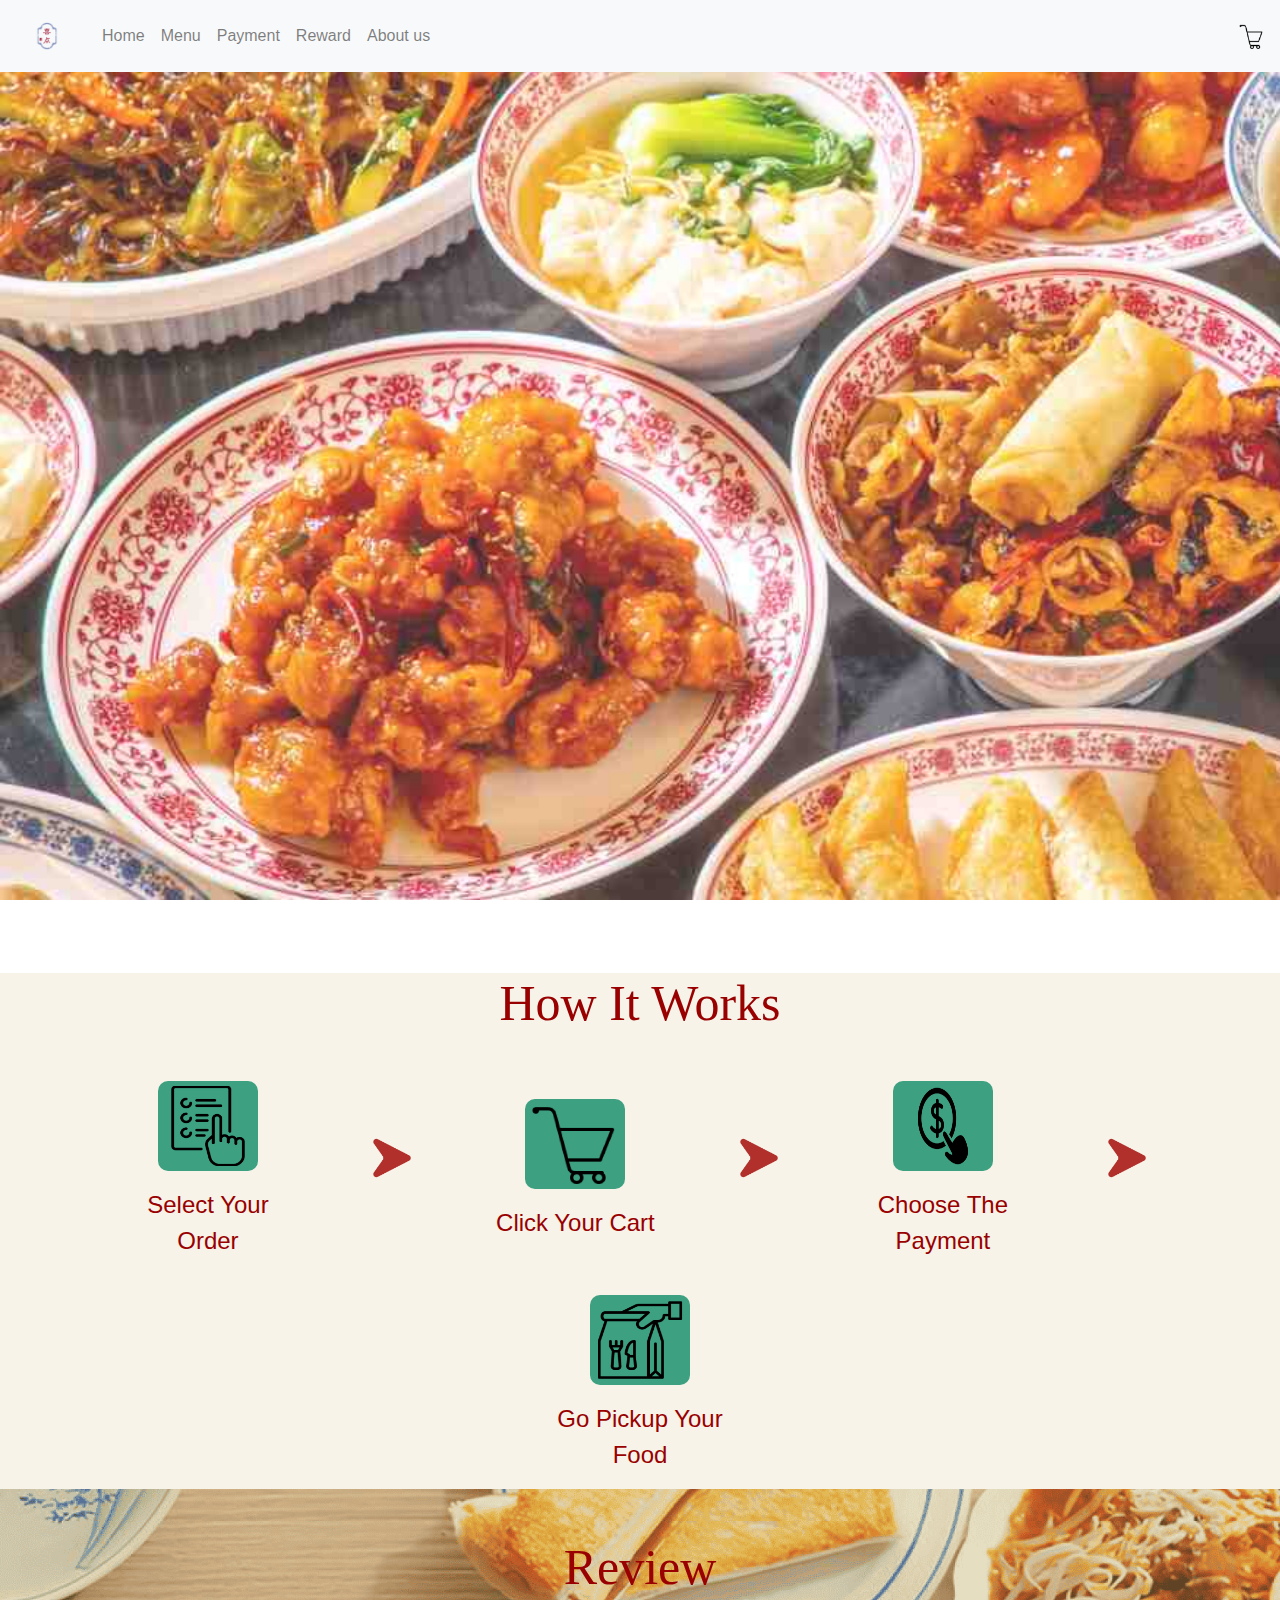
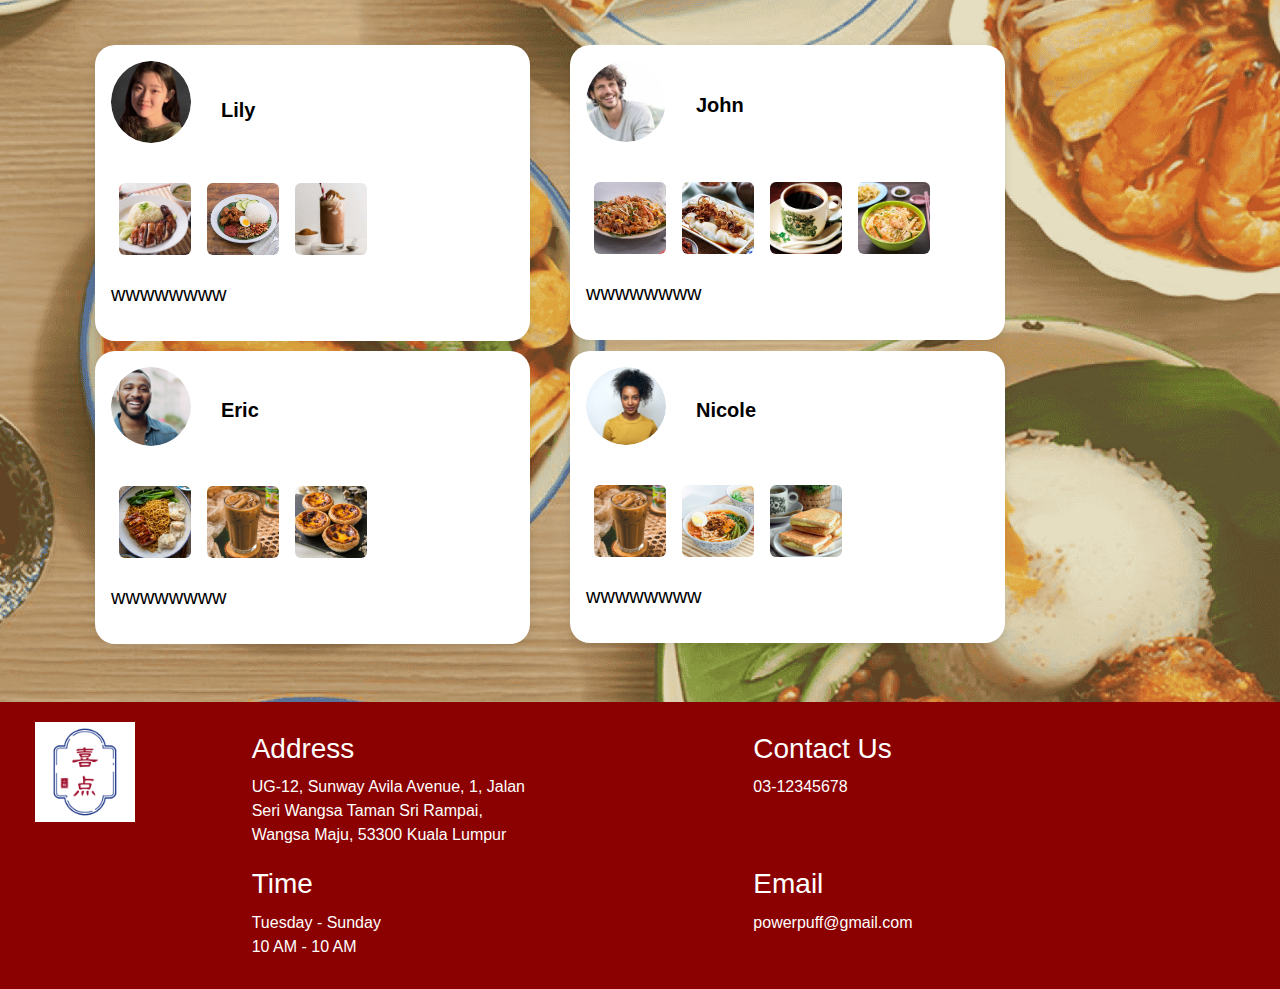
<file: index.html>
<!doctype html>
<html lang="en">

<head>
    <!-- Required meta tags -->
    <meta charset="utf-8">
    <meta name="viewport" content="width=device-width, initial-scale=1, shrink-to-fit=no">

    <!-- Bootstrap CSS -->
    <link rel="stylesheet" href="https://cdn.jsdelivr.net/npm/bootstrap@4.0.0/dist/css/bootstrap.min.css"
        integrity="sha384-Gn5384xqQ1aoWXA+058RXPxPg6fy4IWvTNh0E263XmFcJlSAwiGgFAW/dAiS6JXm" crossorigin="anonymous">
    <link rel="stylesheet" href="css/new.css">
    <title>Homepage</title>
</head>




<body>
 
    <!--Navbar-->
<nav class="navbar navbar-expand-lg navbar-light bg-light">
    <!-- Image and text -->
    <nav class="navbar navbar-light bg-light">
        <a class="navbar-brand" href="#">
            <img src="asset/logo (1).png" width="30" height="30"
                class="d-inline-block align-top">
            
        </a>
    </nav>
    <button class="navbar-toggler" type="button" data-toggle="collapse" data-target="#navbarSupportedContent"
        aria-controls="navbarSupportedContent" aria-expanded="false" aria-label="Toggle navigation">
        <span class="navbar-toggler-icon"></span>
    </button>

    <div class="collapse navbar-collapse" id="navbarSupportedContent">
        <ul class="navbar-nav mr-auto">
            <li class="nav-item">
                <a class="nav-link" href="index.html">Home</a>
            </li>
           
            <li class="nav-item">
                <a class="nav-link" href="tester.html">Menu</a>
            </li>
            <li class="nav-item">
                <a class="nav-link" href="Payment.html">Payment</a>
            </li>
        </li>
       
                </a>
                <li class="nav-item">
                    <a class="nav-link" href="Rewards.html">Reward</a>
                </li>
                </li>

                <div class="dropdown-menu" aria-labelledby="navbarDropdown">
                    <a class="dropdown-item" href="#">Action</a>
                    <a class="dropdown-item" href="#">Another action</a>
                    <div class="dropdown-divider"></div>
                    <a class="dropdown-item" href="#">Something else here</a>
                </div>
            </li>
            <li class="nav-item">
                <a class="nav-link" href="Contact.html">About us</a>
            </li>
        </ul>
        <img src="asset/shopping cart.png" class="navshoppingcart">
        
    </div>
</nav>

   
     



    <!-- First Picture -->
    <div class="row text-white div-taller-cover">
        <div class=" col-sm-12 col-md-8 col-lg-8 text-white">
        </div>
    </div>


  


    <!-- How it works step -->
    

    <div class="how-it-works row d-none d-sm-none d-md-block d-lg-block">
        <h2 class="mb-5">How It Works</h2>
        <div class="d-flex flex-wrap align-items-center justify-content-center">
            <!-- Step 1 -->
            <div class="col-6 col-md-2 text-center">
                <div class="step">
                    <img src="asset/select.png" class="png mb-3" alt="Select Your Order">
                    <p>Select Your Order</p>
                </div>
            </div>
            <!-- Arrow 1 -->
            <div class="col-6 col-md-1 text-center">
                <img src="asset/arrow.png" class="img-fluid" alt="Arrow">
            </div>
            <!-- Step 2 -->
            <div class="col-6 col-md-2 text-center">
                <div class="step">
                    <img src="asset/shopping cart.png" class="png mb-3" alt="Click Your Cart">
                    <p>Click Your Cart</p>
                </div>
            </div>
            <!-- Arrow 2 -->
            <div class="col-6 col-md-1 text-center">
                <img src="asset/arrow.png" class="img-fluid" alt="Arrow">
            </div>
            <!-- Step 3 -->
            <div class="col-6 col-md-2 text-center">
                <div class="step">
                    <img src="asset/payment.png" class="png mb-3" alt="Choose The Payment">
                    <p>Choose The Payment</p>
                </div>
            </div>
            <!-- Arrow 3 -->
            <div class="col-6 col-md-1 text-center">
                <img src="asset/arrow.png" class="img-fluid" alt="Arrow">
            </div>
            <!-- Step 4 -->
            <div class="col-6 col-md-2 text-center">
                <div class="step">
                    <img src="asset/pickup.png" class="png mb-3" alt="Go Pickup Your Food">
                    <p>Go Pickup Your Food</p>
                </div>
            </div>
        </div>
    </div>


    <!-- How it works step straight-->


    <div class="how-it-works row d-block d-sm-block d-md-none d-lg-none">
        <h2 class="mb-5">How It Works</h2>
        <div class="d-flex flex-wrap align-items-center justify-content-center">
            <!-- Step 1 -->
            <div class="col-6 col-md-2 text-center">
                <div class="step">
                    <img src="asset/select.png" class="png mb-3" alt="Select Your Order">
                    <p>Select Your Order</p>
                </div>
            </div>
            <!-- Arrow 1 -->
            <div class="col-6 col-md-1 text-center">
                <img src="asset/straight arrow.png" class="img-fluid" alt="Arrow">
            </div>
            <!-- Step 2 -->
            <div class="col-6 col-md-2 text-center">
                <div class="step">
                    <img src="asset/shopping cart.png" class="png mb-3" alt="Click Your Cart">
                    <p>Click Your Cart</p>
                </div>
            </div>
            <!-- Arrow 2 -->
            <div class="col-6 col-md-1 text-center">
                <img src="asset/straight arrow.png" class="img-fluid" alt="Arrow">
            </div>
            <!-- Step 3 -->
            <div class="col-6 col-md-2 text-center">
                <div class="step">
                    <img src="asset/payment.png" class="png mb-3" alt="Choose The Payment">
                    <p>Choose The Payment</p>
                </div>
            </div>
            <!-- Arrow 3 -->
            <div class="col-6 col-md-1 text-center">
                <img src="asset/straight arrow.png" class="img-fluid" alt="Arrow">
            </div>
            <!-- Step 4 -->
            <div class="col-6 col-md-2 text-center">
                <div class="step">
                    <img src="asset/pickup.png" class="png mb-3" alt="Go Pickup Your Food">
                    <p>Go Pickup Your Food</p>
                </div>
            </div>
        </div>
    </div>
   

        <!-- Review Box -->
     
    <div class="reviews bg-khaki py-5" style="background-image: url(asset/background1.png);">
    
        <div class="container text-center ">
            <h3 class=" mb-5">Review</h3>
    
            <div class="row ">
    
                <div class="col-md-5 text-white ">
                    <div class="card p-3">
    
                      <div class="  d-flex align-items-center mb-3">
                         <img src="asset/person1.png" class="rounded-circle mb-3" alt="User 1" width="80">
                         <h5 class="user-name ms-3 mb-0">Lily</h5>
                      </div>  

                      
    
    
                        <div class="d-flex justify-content-center">
                            <img src="asset/rice.1.jpg" class="img-thumbnail m-1" alt="Food 1" width="80vh">
                            <img src="asset/rice.3.jpg" class="img-thumbnail m-1" alt="Food 1" width="80vh">
                            <img src="asset/drink.3.jpg" class="img-thumbnail m-1" alt="Food 1" width="80vh">
                        </div>
    
                        <p class="review-text mt-3">wwwwwwww</p>
                    </div>
                </div>
    
    
    
    
                <div class="col-md-5 text-white">
                    <div class="card p-3">
    
                        <div class="  d-flex align-items-center mb-3">
                          <img src="asset/person2.png" class="rounded-circle mb-3" alt="User 1" width="80">
                          <h5 class="user-name">John</h5>
                        </div>
    
    
                        <div class="d-flex justify-content-center">
                            <img src="asset/noodles.1.jpg" class="img-thumbnail m-1" alt="Food 1" width="90vh">
                            <img src="asset/noodles.5.jpg" class="img-thumbnail m-1" alt="Food 1" width="90vh">
                            <img src="asset/drink.4.jpg" class="img-thumbnail m-1" alt="Food 1" width="90vh">
                            <img src="asset/noodles.4.jpg" class="img-thumbnail m-1" alt="Food 1" width="90vh">
                        </div>
    
                        <p class="review-text mt-3">wwwwwwww</p>
                    </div>
                </div>
    
    
    
    
    
                <div class="col-md-5 text-white">
                    <div class="card p-3">
    
                        <div class="  d-flex align-items-center mb-3">
                          <img src="asset/person3.png" class="rounded-circle mb-3" alt="User 1" width="80">
                          <h5 class="user-name">Eric</h5>
                        </div>
    
    
    
                        <div class="d-flex justify-content-center">
                            <img src="asset/noodles.6.jpg" class="img-thumbnail m-1" alt="Food 1" width="90vh">
                            <img src="asset/drink.1.jpg" class="img-thumbnail m-1" alt="Food 1" width="90vh">
                            <img src="asset/snack.2.jpg" class="img-thumbnail m-1" alt="Food 1" width="90vh">
                        </div>
    
                        <p class="review-text mt-3">wwwwwwww</p>
                    </div>
                </div>
    
    
                <div class="col-md-5 text-white">
                    <div class="card p-3">
    
                        <div class="  d-flex align-items-center mb-3">
                          <img src="asset/person4.png" class="rounded-circle mb-3" alt="User 1" width="80">
                          <h5 class="user-name">Nicole</h5>
                        </div>
    
    
    
                        <div class="d-flex justify-content-center">
                            <img src="asset/drink.1.jpg" class="img-thumbnail m-1" alt="Food 1"  width="85vh"height="85vh">
                            <img src="asset/noodles.2.jpg" class="img-thumbnail m-1" alt="Food 1"  width="85vh"height="85vh">
                            <img src="asset/snack.3.jpg" class="img-thumbnail m-1" alt="Food 1" width="85vh"height="85vh">
                        </div>
    
                        <p class="review-text mt-3">wwwwwwww</p>
                    </div>
                </div>
    
    
    
            </div>
    
        </div>
    
    
    </div>




    <!-- Last -->
   
    <div class="info-card ">
        <div class="logo col-lg-2 col-md-3   ">
          <img src="asset/logo.png" >
        </div>
    
        <div class="details col-lg-10">
          <div class="address">
            <h3>Address</h3>
            <p>UG-12, Sunway Avila Avenue, 1, Jalan<br>
            Seri Wangsa Taman Sri Rampai,<br>
            Wangsa Maju, 53300 Kuala Lumpur</p>
          </div>
          <div class="contact">
            <h3>Contact Us</h3>
            <p>03-12345678</p>
          </div>
          <div class="time">
            <h3>Time</h3>
            <p>Tuesday - Sunday<br>10 AM - 10 AM</p>
          </div>
          <div class="email">
            <h3>Email</h3>
            <p>powerpuff@gmail.com</p>
          </div>
        </div>
         
    </div>
</div>


        <!-- Optional JavaScript -->
        <!-- jQuery first, then Popper.js, then Bootstrap JS -->
        <script src="https://code.jquery.com/jquery-3.2.1.slim.min.js"
            integrity="sha384-KJ3o2DKtIkvYIK3UENzmM7KCkRr/rE9/Qpg6aAZGJwFDMVNA/GpGFF93hXpG5KkN"
            crossorigin="anonymous"></script>
        <script src="https://cdn.jsdelivr.net/npm/popper.js@1.12.9/dist/umd/popper.min.js"
            integrity="sha384-ApNbgh9B+Y1QKtv3Rn7W3mgPxhU9K/ScQsAP7hUibX39j7fakFPskvXusvfa0b4Q"
            crossorigin="anonymous"></script>
        <script src="https://cdn.jsdelivr.net/npm/bootstrap@4.0.0/dist/js/bootstrap.min.js"
            integrity="sha384-JZR6Spejh4U02d8jOt6vLEHfe/JQGiRRSQQxSfFWpi1MquVdAyjUar5+76PVCmYl"
            crossorigin="anonymous"></script>

    </div>

</body>

</html>
</file>
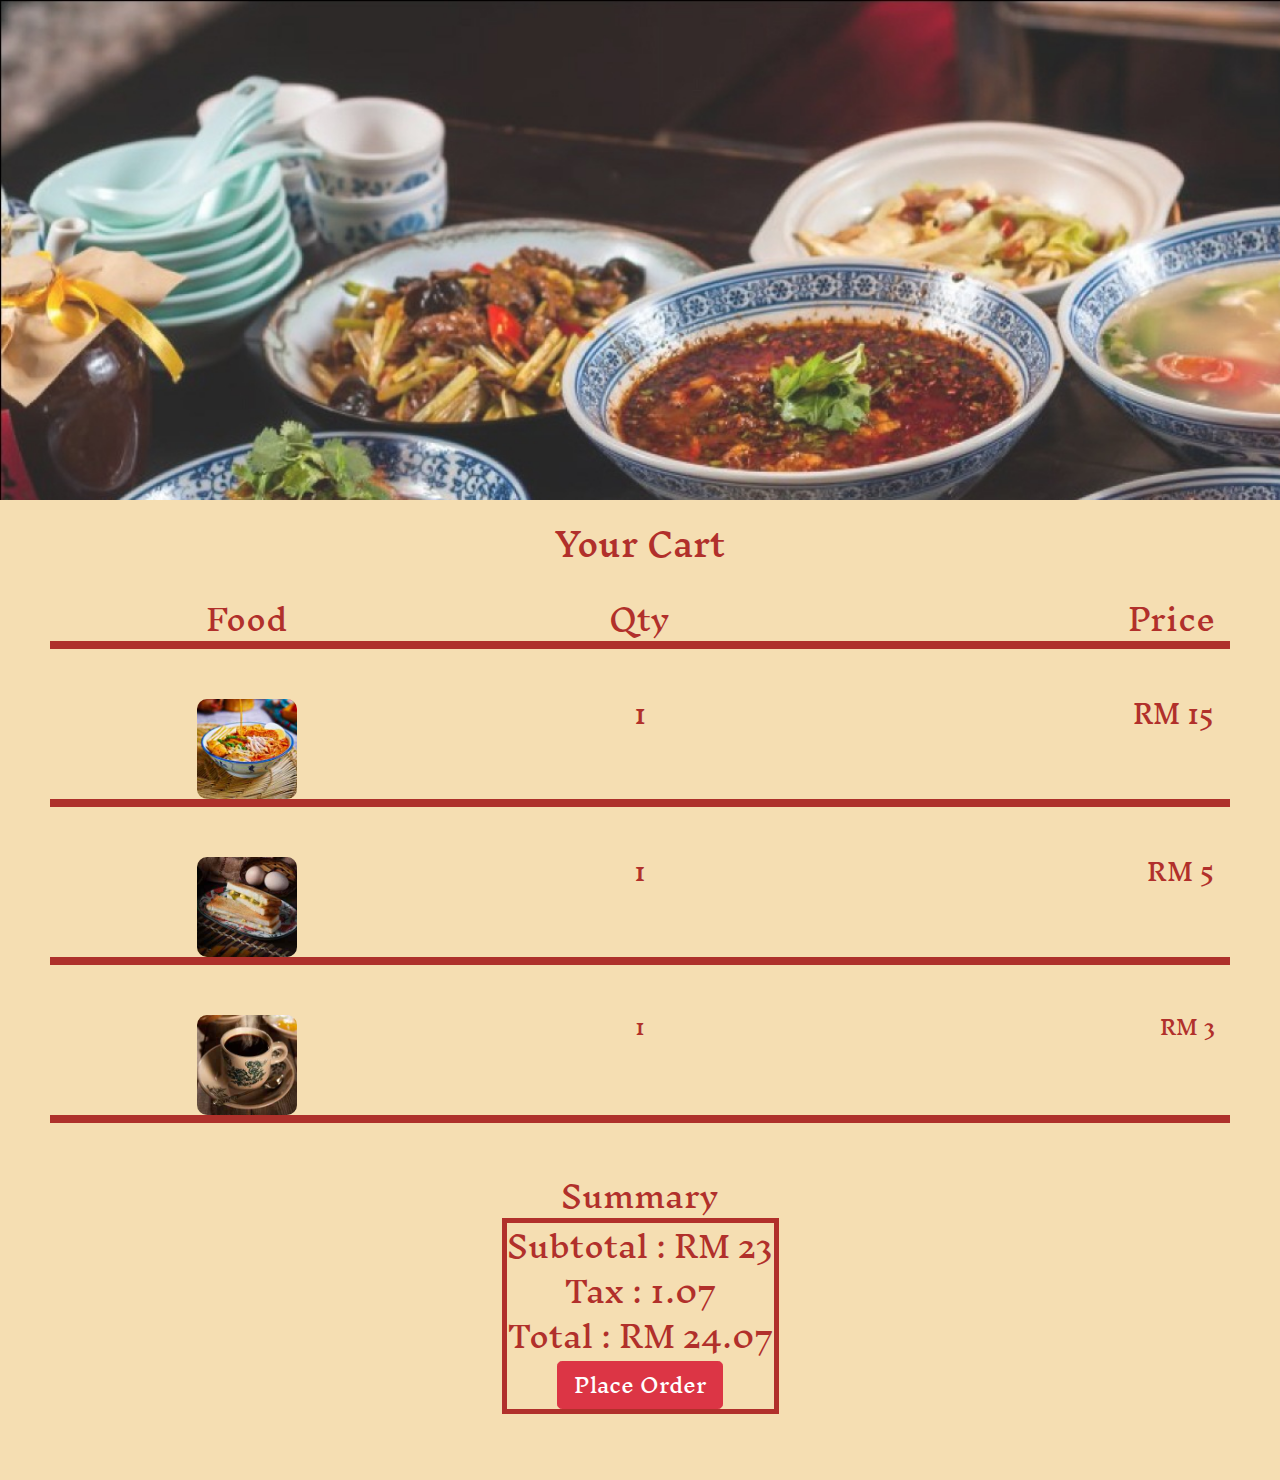
<file: Payment.html>
<!doctype html>
<html lang="en">

<head>
  <!-- Required meta tags -->
  <meta charset="utf-8">
  <meta name="viewport" content="width=device-width, initial-scale=1, shrink-to-fit=no">

  <!-- Bootstrap CSS -->
  <link rel="stylesheet" href="https://cdn.jsdelivr.net/npm/bootstrap@4.0.0/dist/css/bootstrap.min.css"
  integrity="sha384-Gn5384xqQ1aoWXA+058RXPxPg6fy4IWvTNh0E263XmFcJlSAwiGgFAW/dAiS6JXm" crossorigin="anonymous">
  <link rel="stylesheet" href="css/P.styles.css">
  <title>Payment</title>
</head>

  <title>Yourt Cart</title>

  <link rel="preconnect" href="https://fonts.googleapis.com">
  <link rel="preconnect" href="https://fonts.gstatic.com" crossorigin>
  <link href="https://fonts.googleapis.com/css2?family=Inknut+Antiqua:wght@300;400;500;600;700;800;900&family=Jersey+25&family=Inknut+Antiqua:ital,wght@0,400..900;1,400..900&display=swap" rel="stylesheet">

<body>

  <div class="container-fluid">

   
    <!--Row 1-->
    <div class="row bg-yellow text-black div-taller-cover" style="padding: 12px;">
      <div class="col-12 col-sm-12 col-md-12 col-lg-6 text-black"></div>
      
    </div>

    <!-- Row 2 -->
    <div class="row bg-color text-#b1302b text-center div-taller">
      <div class="col-12 col-md-8 col-lg-12 bg-color"><h2>Your Cart</h2>

    <!-- Row 3 -->
    <div class="food-qty-price row bg-color text-#b1302b;">
      <div class="col-4 bg-color text-#b1302b">Food</div>
      <div class="col-4 bg-color text-#b1302b text-center">Qty</div>
      <div class="col-4 bg-color text-#b1302b text-right">Price</div>
      <div class="line"></div>
    </div>

    <!-- Row 4 -->
    <div class="row bg-color text-#b1302b div-taller">
      <div class="col-4 bg-color text-#b1302b"><img src="asset/food1.jpg" width="100" height="100"></div>
      <div class="col-4 bg-color text-#b1302b text-center"><h3>1</h3></div>
      <div class="col-4 bg-color text-#b1302b text-right"><h3>RM 15</h3></div>
      <div class="line"></div>
    </div>

    <!-- Row 5 -->
    <div class="row bg-color text-#b1302b div-taller">
      <div class="col-4 bg-color text-#b1302b"><img src="asset/food2.jpg" width="200" height="200"></div>
      <div class="col-4 bg-color text-#b1302b text-center"><h4>1</h4></div>
      <div class="col-4 bg-color text-#b1302b text-right"><h4>RM 5</h4></div>
      <div class="line"></div>
    </div>

    <!-- Row 6 -->
    <div class="row bg-color text-b#b1302b div-taller">
      <div class="col-4 bg-color text-#b1302b"><img src="asset/food3.jpg" width="200" height="200"></div>
      <div class="col-4 bg-color text-#b1302b text-center"><h5>1</h5></div>
      <div class="col-4 bg-color text-#b1302b text-right"><h5>RM 3</h5></div>
      <div class="line"></div>
    </div>

    <!-- Row 7 -->
    <div class="row bg-color text-#b1302b div-taller" style="padding: 25px; font-size:30px;">
    <div class="col-12 bg-color text-#b1302b"><h>Summary</h></div>
    
    
    <p>Subtotal : RM 23<br>
    Tax : 1.07<br>
    Total : RM 24.07<br>
    <button class="btn btn-danger btn-lg">Place Order</button>
  </p>  
      
    </div>
  </div>



    <!-- Optional JavaScript -->
    <!-- jQuery first, then Popper.js, then Bootstrap JS -->
    <script src="https://code.jquery.com/jquery-3.2.1.slim.min.js"
      integrity="sha384-KJ3o2DKtIkvYIK3UENzmM7KCkRr/rE9/Qpg6aAZGJwFDMVNA/GpGFF93hXpG5KkN"
      crossorigin="anonymous"></script>
    <script src="https://cdn.jsdelivr.net/npm/popper.js@1.12.9/dist/umd/popper.min.js"
      integrity="sha384-ApNbgh9B+Y1QKtv3Rn7W3mgPxhU9K/ScQsAP7hUibX39j7fakFPskvXusvfa0b4Q"
      crossorigin="anonymous"></script>
    <script src="https://cdn.jsdelivr.net/npm/bootstrap@4.0.0/dist/js/bootstrap.min.js"
      integrity="sha384-JZR6Spejh4U02d8jOt6vLEHfe/JQGiRRSQQxSfFWpi1MquVdAyjUar5+76PVCmYl"
      crossorigin="anonymous"></script>
</body>

</html>
</file>
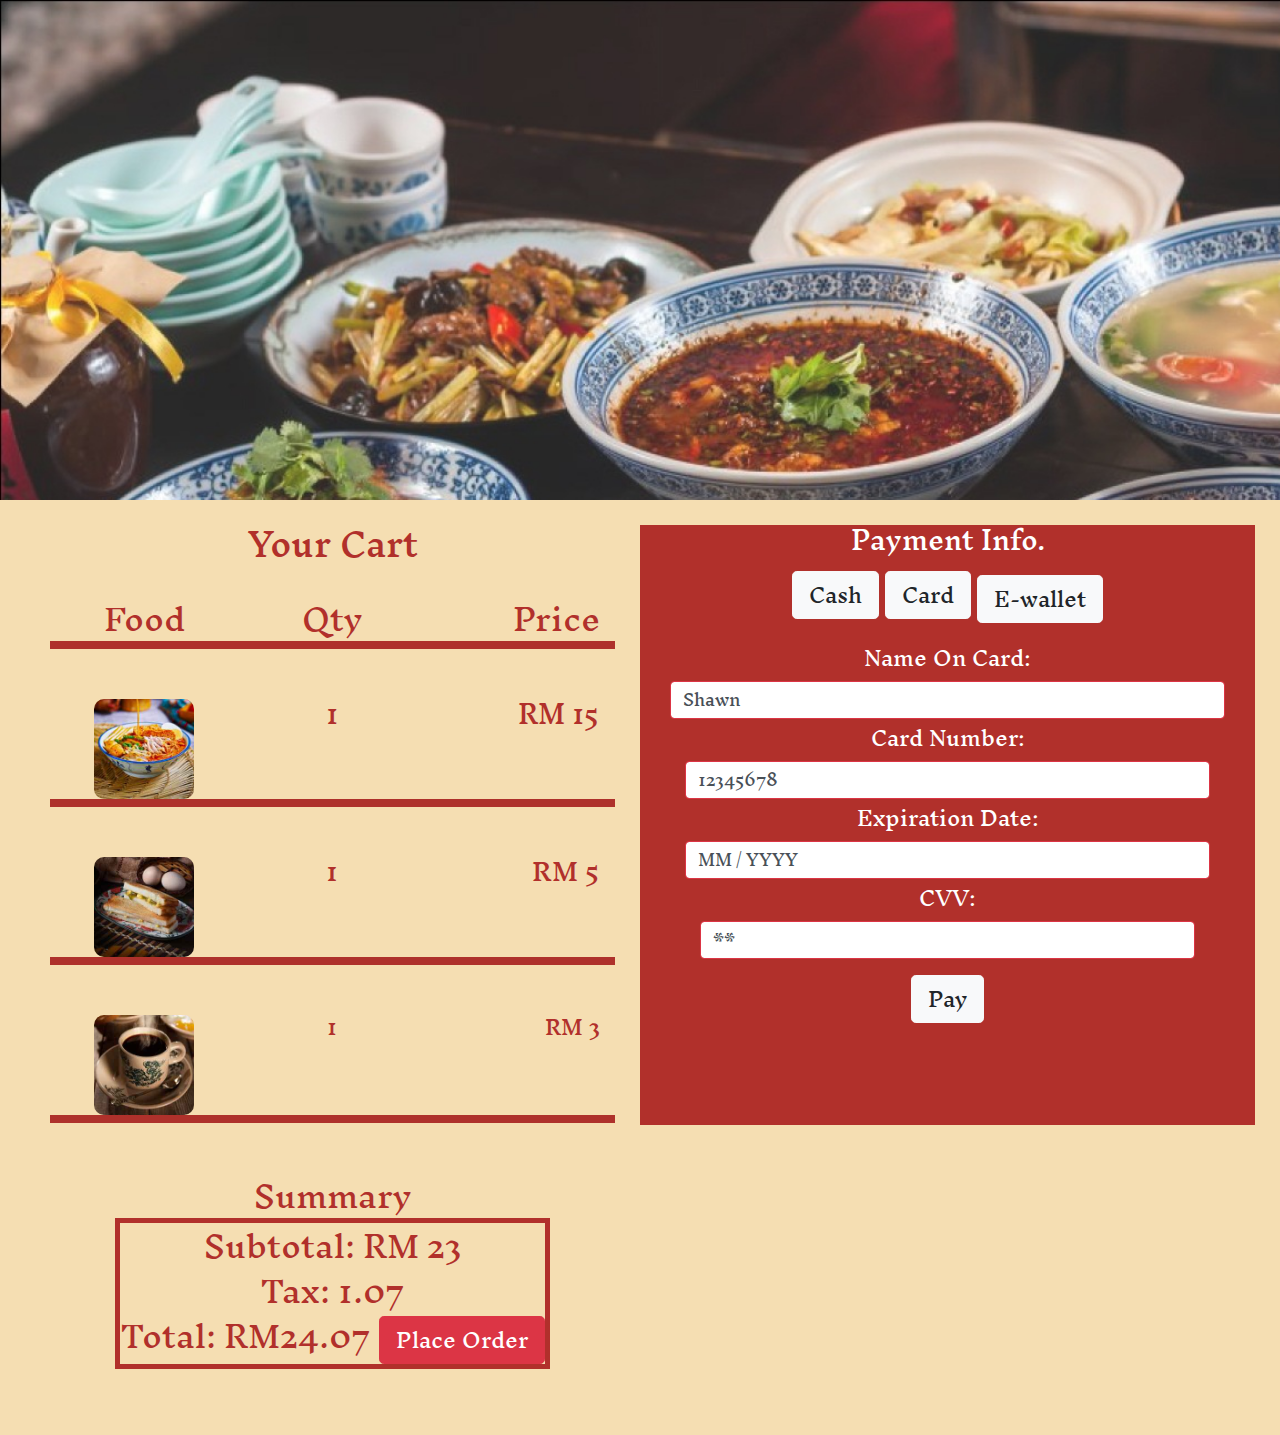
<file: Payment2.html>
<!doctype html>
<html lang="en">

<head>
  <!-- Required meta tags -->
  <meta charset="utf-8">
  <meta name="viewport" content="width=device-width, initial-scale=1, shrink-to-fit=no">

  <!-- Bootstrap CSS -->
  <link rel="stylesheet" href="https://cdn.jsdelivr.net/npm/bootstrap@4.0.0/dist/css/bootstrap.min.css"
    integrity="sha384-Gn5384xqQ1aoWXA+058RXPxPg6fy4IWvTNh0E263XmFcJlSAwiGgFAW/dAiS6JXm" crossorigin="anonymous">
  <link rel="stylesheet" href="css/P.styles.css">
  <title></title>
</head>


  <title>Yourt Cart</title>


  <link rel="preconnect" href="https://fonts.googleapis.com">
  <link rel="preconnect" href="https://fonts.gstatic.com" crossorigin>
  <link href="https://fonts.googleapis.com/css2?family=Inknut+Antiqua:wght@300;400;500;600;700;800;900&family=Jersey+25&family=Inknut+Antiqua:ital,wght@0,400..900;1,400..900&display=swap" rel="stylesheet">

<body>

  <div class="container-fluid">

    
    <!--Row 1-->
    <div class="row bg-color text-#b1302b div-taller-cover">
      <div class="col-12 col-sm-12 col-md-12 col-lg-6 text-black"></div>
    </div>

    <!-- Row 2 -->
    <div class="row bg-color text-#b1302b text-center div-taller">
      <div class="col-12 col-md-8 col-lg-6 bg-color">       
      <h2>Your Cart</h2>
      

    <!-- Row 3 -->   
    <div class="food-qty-price row bg-color text-#b1302b">
      <div class="col-4 bg-color text-#b1302b">Food</div>
      <div class="col-4 bg-color text-#b1302b text-center">Qty</div>
      <div class="col-4 bg-color text-#b1302b text-right">Price</div>
      <div class="line"></div>
    </div>

    <!-- Row 4 -->
    <div class="row bg-color text-#b1302b div-taller">
      <div class="col-4 bg-color text-#b1302b"><img src="asset/food1.jpg" width="100" height="100"></div>
      <div class="col-4 bg-color text-#b1302b text-center"><h3>1</h3></div>
      <div class="col-4 bg-color text-#b1302b text-right"><h3>RM 15</h3></div>
      <div class="line"></div>
    </div>

    <!-- Row 5 -->
    <div class="row bg-color text-#b1302b div-taller font-size=30px">
      <div class="col-4 bg-color text-#b1302b"><img src="asset/food2.jpg" width="150" height="150"></div>
      <div class="col-4 bg-color text-#b1302b text-center"><h4>1</h4></div>
      <div class="col-4 bg-color text-#b1302b text-right"><h4>RM 5</h4></div>
      <div class="line"></div>
    </div>

    <!-- Row 6 -->
    <div class="row bg-color text-b#b1302b div-taller">
      <div class="col-4 bg-color text-#b1302b"><img src="asset/food3.jpg" width="150" height="150"></div>
      <div class="col-4 bg-color text-#b1302b text-center"><h5>1</h5></div>
      <div class="col-4 bg-color text-#b1302b text-right"><h5>RM 3</h5></div>
      <div class="line"></div>
    </div>

    <!-- Row 7 -->
    <div class="row bg-color text-#b1302b div-taller" style="padding: 25px; font-size:30px;">
      <div class="col-12 bg-color text-#b1302b">
      <h>Summary</h></div>
    <p class="Summary">
      Subtotal: RM 23<br>
      Tax: 1.07<br>Total: RM24.07
    <button class="btn btn-danger btn-lg">Place Order</button>
    </p> 
    </div>
  </div>
      
      <!-- Row 8 -->
    <div class=" payment-info col-12 col-md-8 col-lg-6 text-white"><h3>Payment Info.</h3>

        <div class="my-3">
          <button class="btn btn-light btn-lg mb-2 text-#b1302b">Cash</button>
          <button class="btn btn-light btn-lg mb-2 text-#b1302b">Card</button>
          <button class="btn btn-light btn-lg text-#b1302b">E-wallet</button>
        </div>

        <form>
          <form class="row g-3 needs-validation" novalidate>
            <div class="col-md-12">
            <label for="validationServer01"class="form-label">Name On Card:</label>
            <input type="text" class="form-control is-invalid" id="validationServer01" value="Shawn" required>
            <div id="validationServer01Feedback" class="invalid-feedback">
          </div>

          <div class="form-group">
            <div class="col-md-12">
            <label for="validationServer02"class="form-label">Card Number:</label>
            <input type="text" class="form-control is-invalid" id="validationServer02" value="12345678" required>
            <div id="validationServer02Feedback" class="invalid-feedback">
          </div>

          <div class="form-row">
          <div class="col-md-12">
          <div class="form-group">
            <label for="validationServer03">Expiration Date:</label>
            <input type="text" class="form-control is-invalid" id="validationServer03" value="MM / YYYY" required>
            <div id="validationServer03Feedback" class="invalid-feedback">
          </div>

           <div class="form-group col-md-12">
            <label for="cvv">CVV:</label>
            <input type="text" class="form-control is-invalid" id="validationServer04" value="**" required>
            <div id="validationServer04Feedback" class="invalid-feedback"></div>     
          </div>

          <button type="submit" class="btn btn-light btn-lg">Pay</button>
        </form>
      </div>
        <script>
          // Example starter JavaScript for disabling form submissions if there are invalid fields
       (() => {
        'use strict'
        // Fetch all the forms we want to apply custom Bootstrap validation styles to
        const forms = document.querySelectorAll('.needs-validation')
      
        // Loop over them and prevent submission
        Array.from(forms).forEach(form => {
          form.addEventListener('submit', event => {
            if (!form.checkValidity()) {
              event.preventDefault()
              event.stopPropagation()
            }
      
            form.classList.add('was-validated')
          }, false)
        })
       })()
      </script>      
    </div>
  </div> 

  

    <!-- Optional JavaScript -->
    <!-- jQuery first, then Popper.js, then Bootstrap JS -->
    <script src="https://code.jquery.com/jquery-3.2.1.slim.min.js"
      integrity="sha384-KJ3o2DKtIkvYIK3UENzmM7KCkRr/rE9/Qpg6aAZGJwFDMVNA/GpGFF93hXpG5KkN"
      crossorigin="anonymous"></script>
    <script src="https://cdn.jsdelivr.net/npm/popper.js@1.12.9/dist/umd/popper.min.js"
      integrity="sha384-ApNbgh9B+Y1QKtv3Rn7W3mgPxhU9K/ScQsAP7hUibX39j7fakFPskvXusvfa0b4Q"
      crossorigin="anonymous"></script>
    <script src="https://cdn.jsdelivr.net/npm/bootstrap@4.0.0/dist/js/bootstrap.min.js"
      integrity="sha384-JZR6Spejh4U02d8jOt6vLEHfe/JQGiRRSQQxSfFWpi1MquVdAyjUar5+76PVCmYl"
      crossorigin="anonymous"></script>
</body>

</html>
</file>
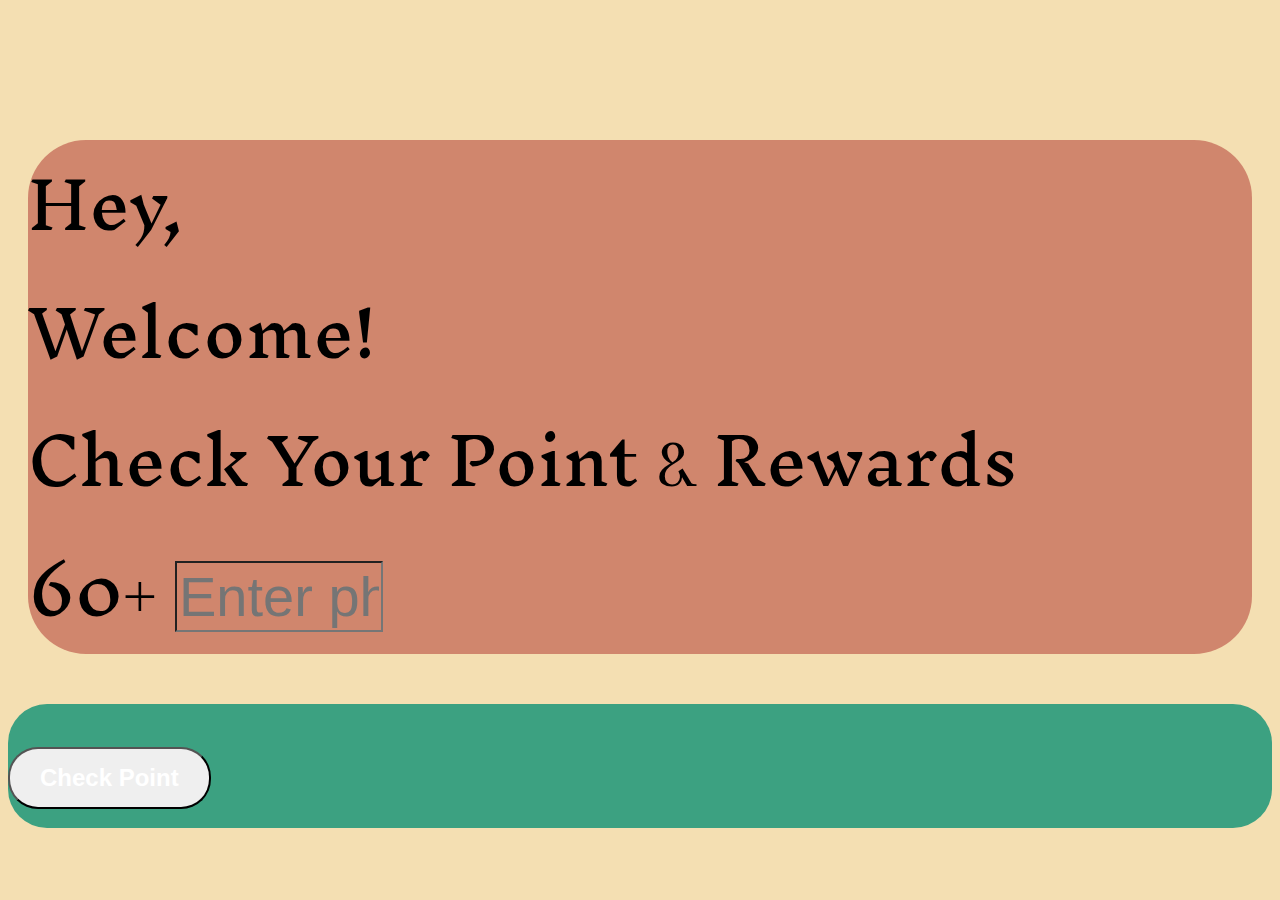
<file: Rewards.html>
<!doctype html>
<html lang="en">

<head>
    <meta charset="utf-8">
    <meta name="viewport" content="width=device-width, initial-scale=1">
    <title>Bootstrap demo</title>
    <link href="https://cdn.jsdelivr.net/npm/bootstrap@5.2.3/dist/css/bootstrap.min.css" rel="stylesheet"
        integrity="sha384-rbsA2VBKQhggwzxH7pPCaAqO46MgnOM80zW1RWuH61DGLwZJEdK2Kadq2F9CUG65" crossorigin="anonymous">
    <link rel="stylesheet" href="css/R.styles.css">
    <link href="https://fonts.googleapis.com/css2?family=Inknut+Antiqua&display=swap" rel="stylesheet">
    <link href="https://fonts.googleapis.com/css2?family=Inria+Serif&display=swap" rel="stylesheet">

    <style>
        body {
        font-family: 'Inknut Antiqua', serif;
        }

        
        .move-down {
            margin-top: 120px; 
        }

.rewards-text {
    font-size: 4rem; 
}

@media (max-width: 768px) {
    .rewards-text {
        font-size: 2rem; 
        line-height: 2;
    }
}

.div-taller {
    min-height: 300px; 
    height: auto; 
}
</style>
    </style>

<span style="font-family: 'Inria Serif', serif;"></span>

</head>

<body>

<body class="bg-heeee">


<div class="container text-center move-down">
    <div class="row">
        <div class="col">
            
        </div>
        <div class="col">
            
        </div>
        <div class="col">
            
        </div>
    </div>
</div>

    <div class="container">
        <!-- Row 1 -->
        <div class="row bg-heeee text-white div-taller" style="padding: 20px;">
            <div class="col-12 col-sm-12 col-md-12 col-lg-12 text-white bg-burlywood rewards-text ps-md-4 mt-md-3">
                Hey,<br>
                Welcome!<br>
                Check Your Point <span style="font-family: 'Inria Serif', serif;">&</span> Rewards<br>
                60+ <input type="text" class="form-control d-inline-block bg-burlywood text-white border-0" style="width: 200px;font-size: 3.5rem" placeholder="Enter phone number">
            </div>

        </div>
        <style>
            .form-control:focus {
                background-color: #D0866D !important;
                color: white; 
                border-color: transparent; 
                box-shadow: none;
            }
        </style>
        <!-- Row 2 -->
        <div class="row text-white">
            <div class=" col-4 col-sm-4 col-md-4 col-lg-4 text-white mt-4 py-4 bg-heeee  div-taller:200px"></div>
            <div class=" col-4 col-sm-4 col-md-4 col-lg-4 text-white bg-green div-taller:200px text-center check-btn" style="margin-top: 30px;">

                <button type="submit" class="btn btn-checkpoint check-btn" style="color: white; font-size: 1.5rem; padding: 15px 30px; 
                border-radius: 30px; font-weight: bold">Check Point</button></div>
            <div class=" col-4 col-sm-4 col-md-4 col-lg-4 text-white bg-heeee  div-taller:200px"></div>
        
        </div>
    </div>



    <script src="https://cdn.jsdelivr.net/npm/bootstrap@5.2.3/dist/js/bootstrap.bundle.min.js"
        integrity="sha384-kenU1KFdBIe4zVF0s0G1M5b4hcpxyD9F7jL+jjXkk+Q2h455rYXK/7HAuoJl+0I4"
        crossorigin="anonymous"></script>
</body>

</html>
</file>
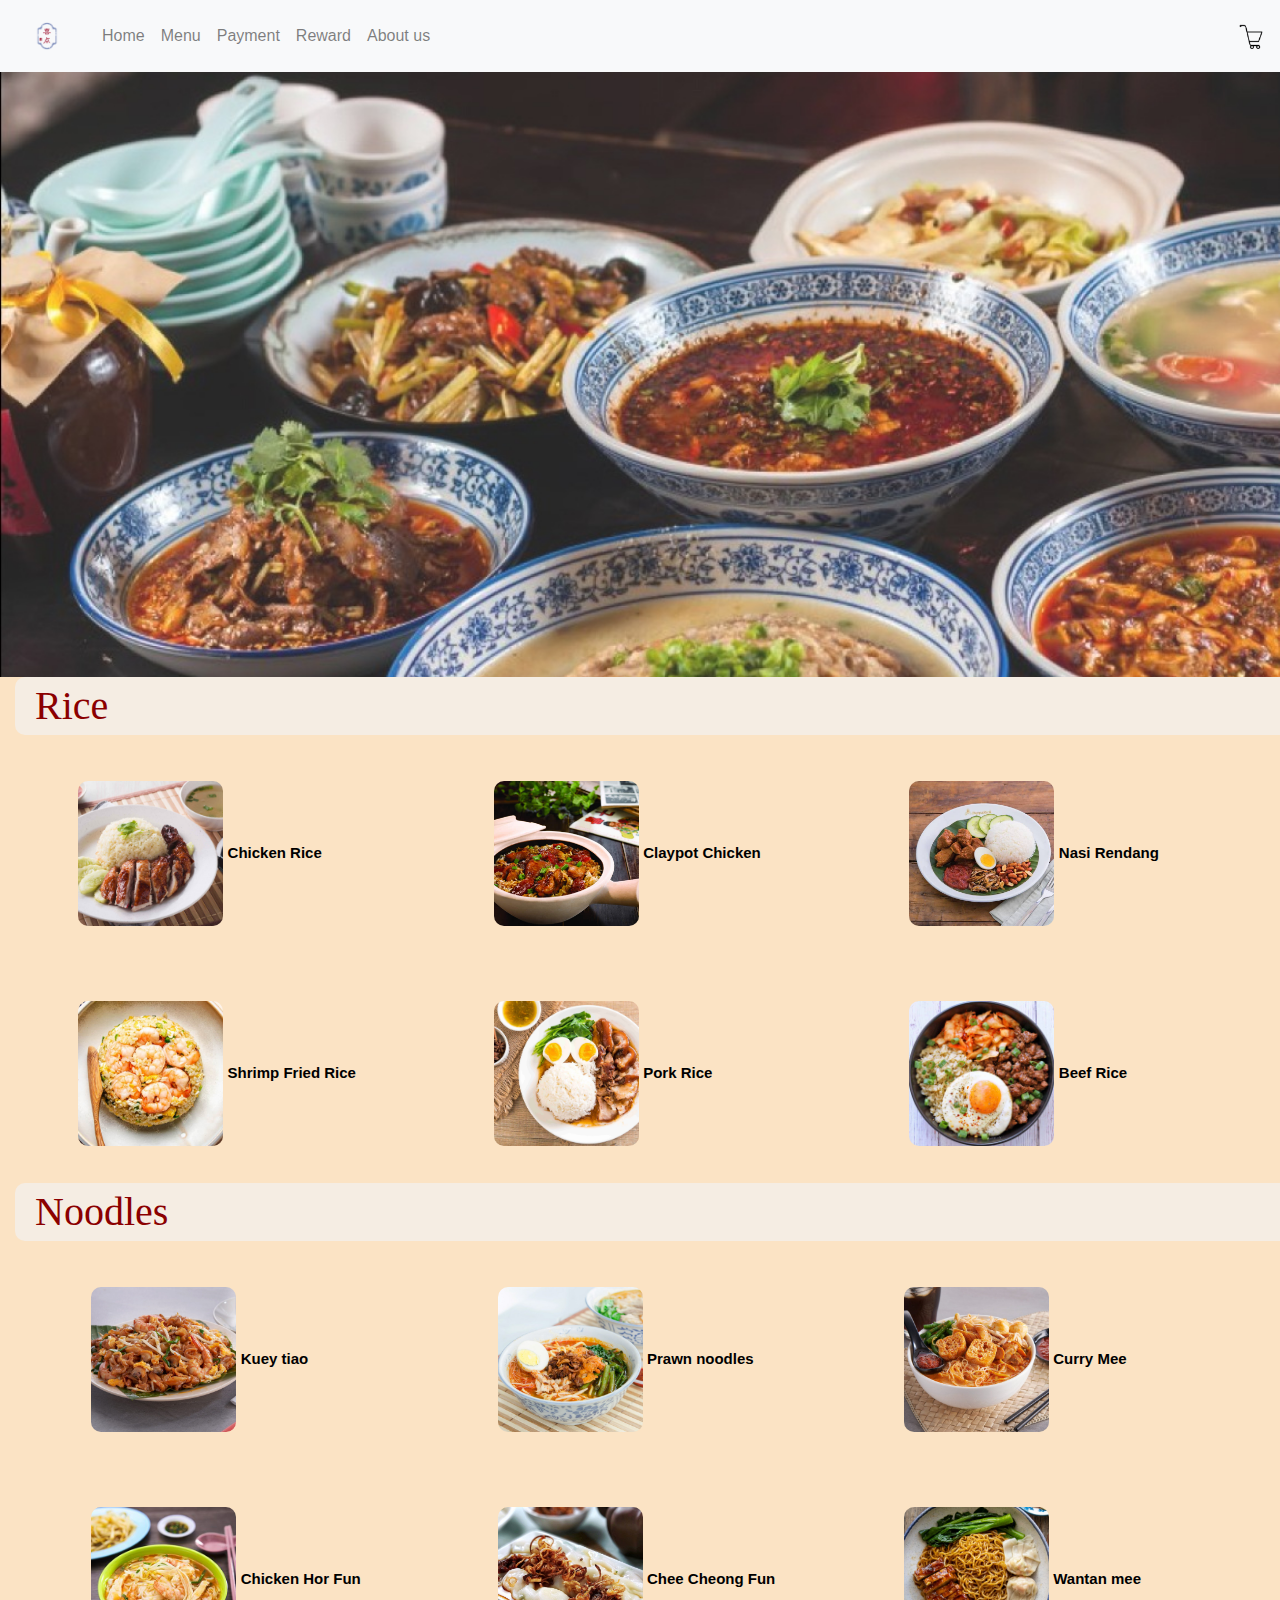
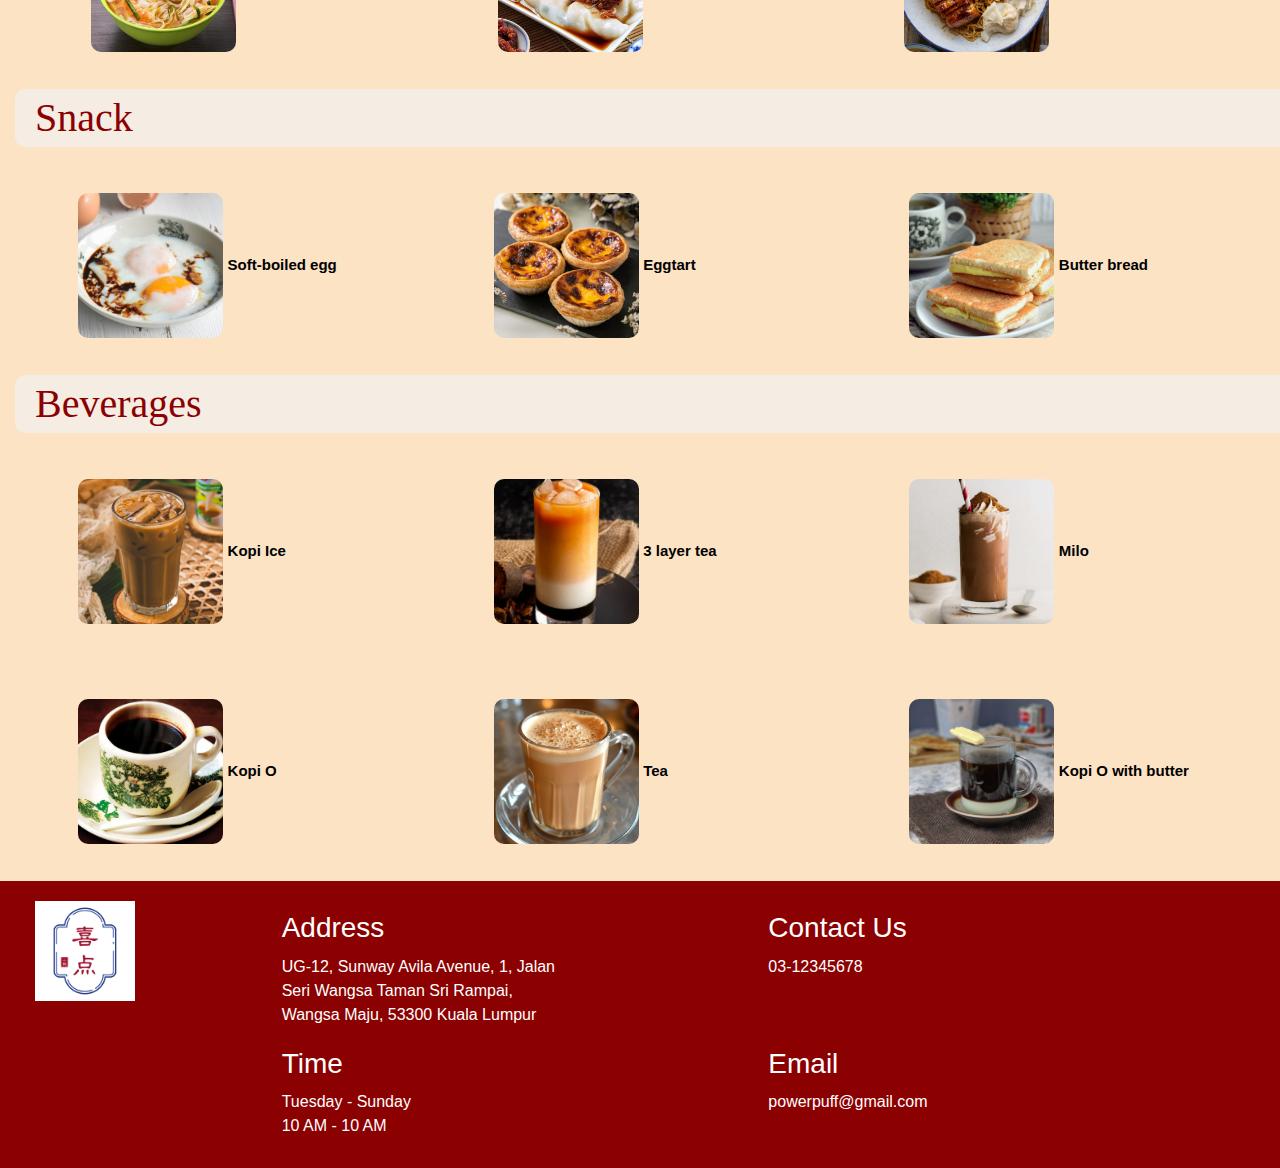
<file: tester.html>
<!doctype html>
<html lang="en">

<head>
    <!-- Required meta tags -->
    <meta charset="utf-8">
    <meta name="viewport" content="width=device-width, initial-scale=1, shrink-to-fit=no">

    <!-- Bootstrap CSS -->
    <link rel="stylesheet" href="https://cdn.jsdelivr.net/npm/bootstrap@4.0.0/dist/css/bootstrap.min.css"
        integrity="sha384-Gn5384xqQ1aoWXA+058RXPxPg6fy4IWvTNh0E263XmFcJlSAwiGgFAW/dAiS6JXm" crossorigin="anonymous">
    <link rel="stylesheet" href="css/tester.css">


</head>

<!--Navbar-->
<nav class="navbar navbar-expand-lg navbar-light bg-light">
    <!-- Image and text -->
    <nav class="navbar navbar-light bg-light">
        <a class="navbar-brand" href="#">
            <img src="asset/logo (1).png" width="30" height="30"
                class="d-inline-block align-top">
            
        </a>
    </nav>
    <button class="navbar-toggler" type="button" data-toggle="collapse" data-target="#navbarSupportedContent"
        aria-controls="navbarSupportedContent" aria-expanded="false" aria-label="Toggle navigation">
        <span class="navbar-toggler-icon"></span>
    </button>

    
    <div class="collapse navbar-collapse" id="navbarSupportedContent">
        <ul class="navbar-nav mr-auto">
            <li class="nav-item">
                <a class="nav-link" href="index.html">Home</a>
            </li>
           
            <li class="nav-item">
                <a class="nav-link" href="tester.html">Menu</a>
            </li>
            <li class="nav-item">
                <a class="nav-link" href="Payment.html">Payment</a>
            </li>
        </li>
    
                </a>
                <li class="nav-item">
                    <a class="nav-link" href="Rewards.html">Reward</a>
                </li>
                </li>

                <div class="dropdown-menu" aria-labelledby="navbarDropdown">
                    <a class="dropdown-item" href="#">Action</a>
                    <a class="dropdown-item" href="#">Another action</a>
                    <div class="dropdown-divider"></div>
                    <a class="dropdown-item" href="#">Something else here</a>
                </div>
            </li>
            <li class="nav-item">
                <a class="nav-link" href="Contact.html">About us</a>
            </li>
        </ul>
        <img src="asset/shopping cart.png" class="navshoppingcart">
        
    </div>
</nav>


    <div class="container">
   

    <div class="row text-white div-taller-cover" >
        <div class=" col-sm-12 col-md-8 col-lg-8 text-white">
        </div>
    </div>

    <h1 class="section-title">Rice</h1>
    <div class="row bg-info text-white div-taller">
     <div class="col-12 col-sm-3 col-md-3  col-lg-3">
        <img src="asset/rice.1.jpg" alt="">
        <span class="Rice-text">Chicken Rice</span>
    </div>
     <div class="col-12 col-sm-3 col-md-3  col-lg-3 ">
        <img src="asset/rice.2.jpg" alt="">
        <span class="Rice-text">Claypot Chicken</span>
    </div>
     <div class="col-12 col-sm-3 col-md-3  col-lg-3 ">
        <img src="asset/rice.3.jpg" alt="">
        <span class="Rice-text">Nasi Rendang</span>
    </div>
    
    </div>
    <div class="row bg-info text-white div-taller">
    <div class="col-12 col-sm-3 col-md-3  col-lg-3 ">
        <img src="asset/rice.4.jpg" alt="">
        <span class="Rice-text">Shrimp Fried Rice </span>
    </div>
    <div class="col-12 col-sm-3 col-md-3  col-lg-3 ">
        <img src="asset/rice.5.jpg" alt="">
        <span class="Rice-text">Pork Rice</span>
    </div>
    <div class="col-12 col-sm-3 col-md-3  col-lg-3 ">
        <img src="asset/rice.6.jpg" alt="">
        <span class="Rice-text">Beef Rice </span>
    </div>
    
    </div>
    

    
<h1 class="section-title">Noodles</h1>
<div class="row bg-info text-white div-taller" style="margin: 0;">
    <div class="col-12 col-sm-3 col-md-3  col-lg-3 ">
        <img src="asset/noodles.1.jpg" alt="">
       <span class="Noodles-text">Kuey tiao</span>
            </div>
    <div class="col-12 col-sm-3 col-md-3  col-lg-3 ">
        <img src="asset/noodles.2.jpg" alt="">
        <span class="Noodles-text">Prawn noodles </span>
            </div>
    <div class="col-12 col-sm-3 col-md-3  col-lg-3 ">
        <img src="asset/noodles.3.jpg" alt="">
        <span class="Noodles-text">Curry Mee </span>
            </div>
   
   </div>
   <div class="row bg-info text-white div-taller" style="margin: 0;">
   <div class="col-12 col-sm-3 col-md-3  col-lg-3 ">
    <img src="asset/noodles.4.jpg" alt="">
    <span class="Noodles-text">Chicken Hor Fun </span>
    </div>
   
   <div class="col-12 col-sm-3 col-md-3  col-lg-3 ">
    <img src="asset/noodles.5.jpg" alt="">
    <span class="Noodles-text">Chee Cheong Fun </span>
    </div>

   <div class="col-12 col-sm-3 col-md-3  col-lg-3 ">
    <img src="asset/noodles.6.jpg" alt="">
    <span class="Noodles-text">Wantan mee</span>
    </div>

       
   </div>
     
   <h1 class="section-title">Snack</h1>
   <div class="row bg-info text-white div-taller">
     <div class="col-12 col-sm-3 col-md-3 col-lg-3">
       <img src="asset/snack.1.jpg" alt="">
       <span class="snack-text">Soft-boiled egg</span>
     </div>
     <div class="col-12 col-sm-3 col-md-3 col-lg-3">
       <img src="asset/snack.2.jpg" alt="">
       <span class="snack-text">Eggtart</span>
     </div>
     <div class="col-12 col-sm-3 col-md-3 col-lg-3">
       <img src="asset/snack.3.jpg" alt="">
       <span class="snack-text">Butter bread</span>
     </div>
   </div>
   <h1 class="section-title">Beverages</h1>
    
        <div class="row bg-info text-white div-taller">
            <div class="col-12 col-sm-3 col-md-3  col-lg-3">
                <img src="asset/drink.1.jpg" alt="">
                <span class="Beverages-text">Kopi Ice</span>
            </div>
            <div class="col-12 col-sm-3 col-md-3  col-lg-3">
                <img src="asset/drink.2.jpg" alt="">
                <span class="Beverages-text">3 layer tea </span>
            </div>
            <div class="col-12 col-sm-3 col-md-3  col-lg-3">
                <img src="asset/drink.3.jpg" alt="">
                <span class="Beverages-text">Milo </span>
            </div>
           
           </div>
           <div class="row bg-info text-white div-taller">
           <div class="col-12 col-sm-3 col-md-3  col-lg-3">
            <img src="asset/drink.4.jpg" alt="">
            <span class="Beverages-text">Kopi O</span>
            </div>
           <div class="col-12 col-sm-3 col-md-3  col-lg-3">
            <img src="asset/drink.5.jpg" alt="">
           <span class="Beverages-text">Tea </span>
            </div>
           <div class="col-12 col-sm-3 col-md-3  col-lg-3">
            <img src="asset/drink.6.jpg" alt="">
            <span class="Beverages-text">Kopi O with butter</span>
            </div>

        </div>
     
        </div>
        
<!-- Last -->
   
<div class="info-card ">
    <div class="logo col-lg-2 col-md-3   ">
      <img src="asset/logo.png" >
    </div>

    <div class="details col-lg-10">
      <div class="address">
        <h3>Address</h3>
        <p>UG-12, Sunway Avila Avenue, 1, Jalan<br>
        Seri Wangsa Taman Sri Rampai,<br>
        Wangsa Maju, 53300 Kuala Lumpur</p>
      </div>
      <div class="contact">
        <h3>Contact Us</h3>
        <p>03-12345678</p>
      </div>
      <div class="time">
        <h3>Time</h3>
        <p>Tuesday - Sunday<br>10 AM - 10 AM</p>
      </div>
      <div class="email">
        <h3>Email</h3>
        <p>powerpuff@gmail.com</p>
      </div>
    </div>
     
</div>
  
</body>
</html>

<!-- Optional JavaScript -->
<!-- jQuery first, then Popper.js, then Bootstrap JS -->
<script src="https://code.jquery.com/jquery-3.2.1.slim.min.js"
    integrity="sha384-KJ3o2DKtIkvYIK3UENzmM7KCkRr/rE9/Qpg6aAZGJwFDMVNA/GpGFF93hXpG5KkN"
    crossorigin="anonymous"></script>
<script src="https://cdn.jsdelivr.net/npm/popper.js@1.12.9/dist/umd/popper.min.js"
    integrity="sha384-ApNbgh9B+Y1QKtv3Rn7W3mgPxhU9K/ScQsAP7hUibX39j7fakFPskvXusvfa0b4Q"
    crossorigin="anonymous"></script>
<script src="https://cdn.jsdelivr.net/npm/bootstrap@4.0.0/dist/js/bootstrap.min.js"
    integrity="sha384-JZR6Spejh4U02d8jOt6vLEHfe/JQGiRRSQQxSfFWpi1MquVdAyjUar5+76PVCmYl"
    crossorigin="anonymous"></script>
</body>


</html>
</file>
<file: css/new.css>
/* First Picture Section */
.div-taller {
    height: 200px;
  }

  .div-taller-cover {
    height: 900px;
    background-image: url('../asset/image.jpg');
    background-repeat: no-repeat;
    background-attachment: fixed;
    background-size: cover;
  }

  /* How it works section */
  

  .how-it-works h2{
    text-align: center;
    flex: 1;
    color: #990000; /* 标题颜色 */
    font-family: Georgia, 'Times New Roman', Times, serif;
    font-size: 50px;
   
   
    
  }



.how-it-works{
    margin-top: 1px; /* 调整为更小的值将标题向上移动 */
    padding: auto;
    text-align: center;
    font-size: 24px; /* 保持标题的字体大小 */
    color: #990000; /* 标题颜色 */
    background-color: #f7f3e9;
   
}



.step img {
    background-color: #3ca081;
    padding: 5px;
    border-radius: 10px;
    width: 100px;


}  


.Step p {
    margin-top: 10px;
    font-weight: bold;

}

.img-fluid {
    width: 50px;
    margin-bottom: 40px;
}

.png {
   width: 90px;
   height: 90px;

}

 /* How it works section End  */



  /* Rewiew Section */
.reviews {
    background-image: url(asset/background1.png);
    background-position: center;
    background-repeat: no-repeat;
    background-size: cover;
    align-content: center;

}

 .d-flex.align-items-center{
     gap: 20px;
     flex-wrap: nowrap;

}

.reviews h3{
    text-align: center;
    flex: 1;
    color: #990000; /* 标题颜色 */
    font-family: Georgia, 'Times New Roman', Times, serif;
    font-size: 50px;


}


.reviews .card {
    border: none;
    border-radius: 20px;
    box-shadow: 0 2px 10px rgba(0, 0, 0, 0.1);
    margin-bottom: 10px;
    margin-left: 10px;
    align-items: first baseline;
    

}



.reviews .img-thumbnail {
    width: 80px; /* 统一宽度 */
    height: 80px; /* 统一高度 */
    object-fit: cover; /* 保持图片内容比例 */
    margin: 5px; /* 图片之间的间距 */
    border: none;
    border-radius: 10px;
}


.user-name {
    color: black;
    font-size: 20px;
    font-weight: bold;
    margin-left: 10px;
}

.reviews p {
    color: black;
    margin-top: 15px;
    font-size: 20px;
    line-height: 1.5;
}

 /* Rewiew Section End */


 H1 {
    color: rgb(76, 181, 19); 
}


.div-taller{
    height: 200px;
}

.info-card {
    background-color:#8B0000; /* Matches your current section color */
    color: white;
    padding: 20px; /* Adds space inside the card */
    margin: 0 auto; /* Centers the content */
    max-width: 100%; /* Ensures responsiveness */
    display: flex;
    flex-wrap: wrap; /* Adjusts layout for small screens */
    justify-content: space-between;
}
  /* Individual sections inside the card */
.info-card .details {
    flex: 1 1 200px; /* Ensures sections are responsive */
    margin: 10px;
}

.info-card h3 {
    margin-bottom: 10px; /* Adds spacing between titles and content */
}

.info-card p {
    margin: 0; /* Removes extra spacing below text */
}
.logo img {
    width: 100px; /* 调整 logo 的大小 */
    height: auto;
    object-fit: contain;
}

  
  

.details {
    display: flex;
    flex-wrap: wrap; /* 自动换行 */
    gap: 20px; /* 子元素之间的间距 */
    flex: 1; /* 占据剩余空间 */
}

.details > div {
    flex: 1 1 calc(50% - 20px); /* 每个内容块占 50% 宽度，减去间距 */
    min-width: 200px; /* 最小宽度，避免过窄 */
}
  
.navshoppingcart{
    width: 25px;
    height: 25px;
  }












 





/* Background Color */

.bg-primary {
    background-color: blue;
}

.bg-antiquewhite {
    background-color: antiquewhite;
}

.bg-aliceblue {
    background-color: aliceblue;
}

.bg-aqua {
    background-color: aqua;
}

.bg-azure {
    background-color: azure;
}

.bg-yellow {
    background-color: rgb(227, 218, 115);
}

.bg-burlywood {
    background-color: burlywood;
}

.bg-brown {
    background-color: rgb(78, 47, 7);
}

.bg-purple {
    background-color: rgb(157, 34, 171);
}

.bg-darkred {
    background-color: rgb(101, 15, 15);
}

.bg-green {
    background-color: rgb(53, 174, 55);
}

.bg-khaki {
    background-color: rgb(196, 168, 84);
}

.bg-orange {
    background-color: coral;
}



.button {
     padding: 50px;
    
}

.btn {
    border-radius: 25px;
    
}

.button h2{
    color: white;
}

.forms {
    padding: 100px;
}

.forms h2 {
    color: white;
}

.html-image {
   padding: 100px;
   
}

.html-image img {
    border-radius: 50%;
}

.html-image h2{
   color: white;
}

.bg-yellow {
    padding: 50px;
}
</file>
<file: css/P.styles.css>
h1{
    color:  brown;
}

.div-taller{
    height: auto;
}

.div-taller-cover {
    height: 500px;
    background-image: url(../asset/foodpymt.jpg);
    background-repeat: no-repeat;
    background-attachment: fixed;
    background-size:cover;
}

.inknut-antiqua-regular {
    font-family: "Inknut Antiqua", serif;
    font-weight: 400;
    font-style: normal;
}

body {
    font-family: "Inknut Antiqua", serif; color:#b1302b
}

img {
    border-radius: 10px;
}

h2{
    text-align:center;
    font-size:2.5vw; 
    color:#b1302b

}

.line {
    height: 8px;
    width: 100%;
    background-color: #AE312B;
    margin-top: 800px;
}

h3{
    margin-bottom: 10px;
    font-size: 25px;   
}

p{
    border-style: solid;
    border-width: 5px;  
}

.placeorder{
    text-align: right;
}

.payment-info{
    width: 30px;
    height: 600px;
    font-size: 20px;    
    background-color: #b1302b;    
}

.row {
    padding: 25px;
    display: flex;
    justify-content: space-around;
}

.row img {
    width: 100px;
    height: 100px;
    object-fit: cover;
    border-radius: 10px;
    box-shadow: 0 4px 6px rgba(0, 0, 0, 0.1);
}

.food-qty-price{
    font-size: 30px;
}

h2.solid {
    border-style: solid;
}

.p{
    text-align: left;
}

.h5{
    font-size: 30px;
}
.info-card {
    background-color:#8B0000; /* Matches your current section color */
    color: white;
    padding: 20px; /* Adds space inside the card */
    margin: 0 auto; /* Centers the content */
    max-width: 100%; /* Ensures responsiveness */
    display: flex;
    flex-wrap: wrap; /* Adjusts layout for small screens */
    justify-content: space-between;
}


/* Individual sections inside the card */
.info-card .details {
    flex: 1 1 200px; /* Ensures sections are responsive */
    margin: 10px;
}

.info-card h3 {
    margin-bottom: 10px; /* Adds spacing between titles and content */
}

.info-card p {
    margin: 0; /* Removes extra spacing below text */
}
.logo img {
    width: 100px; /* 调整 logo 的大小 */
    height: auto;
    object-fit: contain;
}

.details {
    display: flex;
    flex-wrap: wrap; /* 自动换行 */
    gap: 20px; /* 子元素之间的间距 */
    flex: 1; /* 占据剩余空间 */
}

.details > div {
    flex: 1 1 calc(50% - 20px); /* 每个内容块占 50% 宽度，减去间距 */
    min-width: 200px; /* 最小宽度，避免过窄 */
}

.bg-yellow{
    background-color: yellow;
}

.bg-orange{
    background-color: orange;
}

.bg-green{
    background-color:green
}

.bg-purple{
    background-color:purple;
}

.bg-cyan{
    background-color: cyan;
}

.bg-blue{
    background-color: blue;
}

.bg-magenta{
    background-color: magenta;
}

.bg-maroon{
    background-color: maroon;
}

.bg-lightcoral{
    background-color: lightcoral;
}

.bg-teal{
    background-color:teal ;
}

.bg-blueviolet{
    background-color:blueviolet
}

.bg-Bisque{
    background-color:bisque
}

.bg-red{
    background-color: red;
}

.bg-indigo{
    background-color: indigo;
}

.bg-color{
    background-color: #f5deb2;
}

.bg-#b1302b{
    background-color:#b1302b
}
</file>
<file: css/R.styles.css>
h1 {
    color: rgb(234, 101, 53);
  }

.div-taller {
    height: 500px;
  }

.rewards-text {
    font-size: 48px;
    border-radius: 58px; 
    line-height: 2;    
}

.check-btn {
    font-size: 48px;
    border-radius: 39px;
}


/* Background Color */

.bg-antiquewhite {
    background-color: antiquewhite;
}

.bg-burlywood {
    background-color: #D0866D;
}

.bg-green {
    background-color: #3CA181;
}

.bg-heeee {
    background-color: #F4DFB2;
}
</file>
<file: css/tester.css>
H1 {
    color: rgb(76, 181, 19); 
}


.div-taller{
    height:auto;
}

.bg-info {
    background-color: transparent !important; /* 移除蓝色背景 */
}

body {
    background-color: #fbe3c4; 
}

/*Testing colour start */

.bg-purple{
    background-color: blueviolet;
}

.bg-yellow{
    background-color: yellow;
}

.bg-red {
    background-color: red;
}

.bg-orange{
    background-color: orange;
}

.bg-green{
    background-color: greenyellow;
}

.bg-blue{
    background-color: blue;
}

.bg-brown{
    background-color: brown;
}

.bg-sisorange{
    background-color: orangered;
}

.bg-sisblue{
    background-color: aqua;
}

.bg-sisgreen{
    background-color: aquamarine;
}

.bg-sisspurple{
    background-color: orchid;
}

.bg-siswarm{
    background-color: bisque;
}

.section-title {
    color: #8B0000;
    background-color:rgb(245, 237, 227);
    border-radius: 10px;
    padding: 5px 20px;
    font-family: "Inknut Antiqua", serif; 
}

.Rice-text{
    font-size: 15px; 
    color: #000000; 
    font-weight: bold;
}
.Noodles-text{
    font-size: 15px; 
    color: #000000; 
    font-weight: bold; 
}
.snack-text {
    font-size: 15px; 
    color: #000000; 
    font-weight: bold; 
  }
.Beverages-text{
    font-size: 15px; 
    color: #000000; 
    font-weight: bold; 
}
.container {
    margin-left: auto;
    margin-right: auto;
    padding: 0 15px; /* 默认的左右填充 */
    max-width: 2500px; /* 限制最大宽度 */
    text-align: left; /* 内容左对齐 */
}


.div-taller-cover {
   width: auto;
    height: 65vh;
    background-image: url('../asset/foodpymt.jpg');
    background-repeat: no-repeat;
    background-attachment: fixed;
    background-size: cover;
  }
  .info-card {
    background-color:#8B0000; /* Matches your current section color */
    color: white;
    padding: 20px; /* Adds space inside the card */
    margin: 0 auto; /* Centers the content */
    max-width: 100%; /* Ensures responsiveness */
    display: flex;
    flex-wrap: wrap; /* Adjusts layout for small screens */
    justify-content: space-between;
}


/* Individual sections inside the card */
.info-card .details {
    flex: 1 1 200px; /* Ensures sections are responsive */
    margin: 10px;
}

.info-card h3 {
    margin-bottom: 10px; /* Adds spacing between titles and content */
}

.info-card p {
    margin: 0; /* Removes extra spacing below text */
}
.logo img {
    width: 100px; /* 调整 logo 的大小 */
    height: auto;
    object-fit: contain;
}

.details {
    display: flex;
    flex-wrap: wrap; /* 自动换行 */
    gap: 20px; /* 子元素之间的间距 */
    flex: 1; /* 占据剩余空间 */
}

.details > div {
    flex: 1 1 calc(50% - 20px); /* 每个内容块占 50% 宽度，减去间距 */
    min-width: 200px; /* 最小宽度，避免过窄 */
}
.navshoppingcart{
    width: 25px;
    height: 25px;
}

.row {
    padding: 10px;
    display: flex;
    align-items: center;
    gap: 10px;
    justify-content: space-around;
    
}

.row img {
    width: 145px;
    height: 145px;
    object-fit: cover;
    border-radius: 10px;
}

.div-taller {
    min-height: 200px;
    display: flex;
    align-items: center;
    justify-content: space-evenly;
}

* , ::after, ::before {
    box-sizing: unset; 
}
</file>
